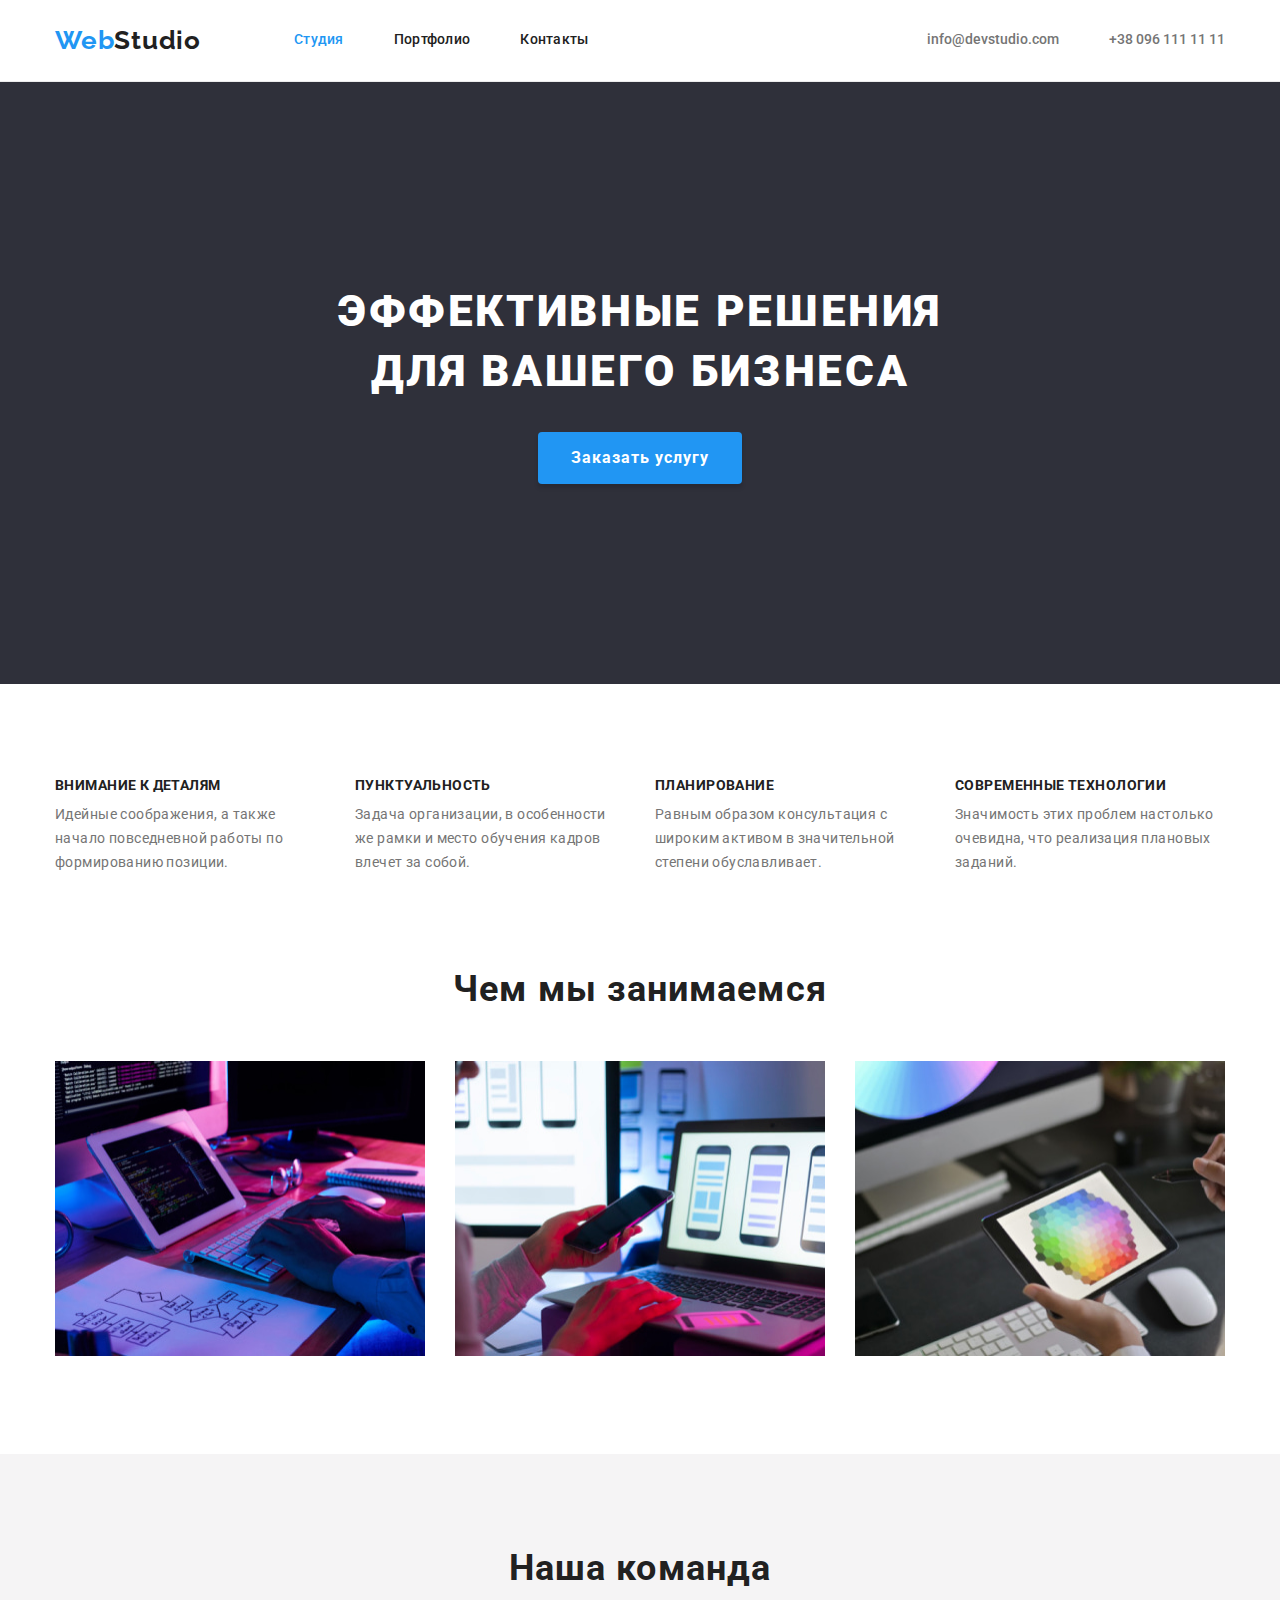
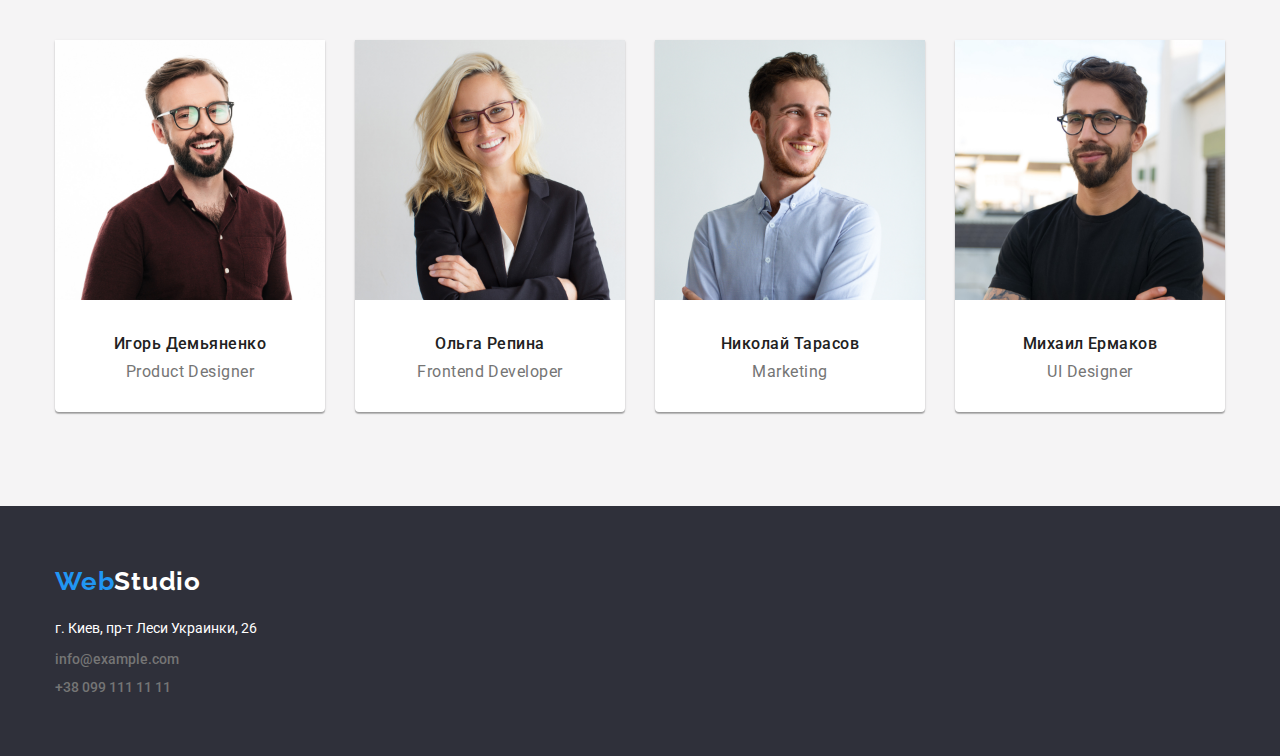
<file: index.html>
<!DOCTYPE html>
<html lang="ru">
  <head>
    <meta charset="UTF-8" />
    <meta http-equiv="X-UA-Compatible" content="IE=edge" />
    <meta name="viewport" content="width=device-width, initial-scale=1.0" />
    <title>goit-markup-hw-01</title>
    <!-- Основной шрифт -->
    <link rel="preconnect" href="https://fonts.googleapis.com" />
    <link rel="preconnect" href="https://fonts.gstatic.com" crossorigin />
    <link rel="preconnect" href="https://fonts.googleapis.com" />
    <link rel="preconnect" href="https://fonts.gstatic.com" crossorigin />
    <link
      href="https://fonts.googleapis.com/css2?family=Montserrat:wght@400;700&family=Raleway:wght@700&family=Roboto:wght@400;500;700;900&display=swap"
      rel="stylesheet"
    />

    <!-- нормализация стилей -->
    <link
      rel="stylesheet"
      href="https://cdn.jsdelivr.net/npm/modern-normalize@1.1.0/modern-normalize.min.css"
    />

    <!-- кастомные стили -->
    <link rel="stylesheet" href="./css/styles.css" />
  </head>

  <body>
    <header class="header">
      <div class="container flex-cotainer">
        <a class="header-logo" href="into@devstudio.com"
          >Web<span class="header-logo-studio">Studio</span></a
        >

        <!--Контакты-->
        <nav class="studio-nav">
          <ul class="studio-nav-list">
            <li class="studio-nav-list studio-link-flex">
              <a class="studio-link-acsent" href="#">Студия</a>
            </li>
            <li class="studio-nav-list-link studio-link-flex">
              <a class="studio-link" href="./portfolio.html">Портфолио</a>
            </li>
            <li class="studio-nav-list studio-link-flex">
              <a class="studio-link" href="#">Контакты</a>
            </li>
          </ul>
        </nav>
        <ul class="contacts-list">
          <li class="contacts-flex">
            <a
              class="contacts-Inside-list-link contacts-inside-list-link-akcent"
              href="info@devstudio.com"
              >info@devstudio.com</a
            >
          </li>
          <li class="contacts-flex">
            <a
              class="contacts-Inside-list-link contacts-inside-list-link-akcent"
              href="+380961111111"
              >+38 096 111 11 11</a
            >
          </li>
        </ul>
      </div>
    </header>
    <main>
      <!--Кнопка-->
      <section class="btn">
        <div class="container">
          <h1 class="btn-title">Эффективные решения для вашего бизнеса</h1>
          <button class="btn-button" type="button">Заказать услугу</button>
        </div>
      </section>
      <!--Особенности-->
      <section class="peculiarities">
        <div class="container">
          <h2 class="peculiarities-title" hidden>Наши особенности</h2>
          <ul class="peculiarities-list">
            <!-- Внимание к деталям -->
            <li class="peculiarities-list-p">
              <h3 class="peculiarities-title">Внимание к деталям</h3>
              <p class="peculiarities-text">
                Идейные соображения, а также начало повседневной работы по
                формированию позиции.
              </p>
            </li>

            <!-- Пунктуальность -->
            <li class="peculiarities-list-p">
              <h3 class="peculiarities-title">Пунктуальность</h3>
              <p class="peculiarities-text">
                Задача организации, в особенности же рамки и место обучения
                кадров влечет за собой.
              </p>
            </li>
            <!-- Планирование -->
            <li class="peculiarities-list-p">
              <h3 class="peculiarities-title">Планирование</h3>
              <p class="peculiarities-text">
                Равным образом консультация с широким активом в значительной
                степени обуславливает.
              </p>
            </li>
            <!-- Современные технологии -->
            <li class="peculiarities-list-p">
              <h3 class="peculiarities-title">Современные технологии</h3>
              <p class="peculiarities-text">
                Значимость этих проблем настолько очевидна, что реализация
                плановых заданий.
              </p>
            </li>
          </ul>
        </div>
      </section>
      <!--Чем занимаемся-->
      <section class="we-doing">
        <div class="container">
          <h2 class="we-doing-title">Чем мы занимаемся</h2>
          <ul class="we-doing-list">
            <li class="we-doing-list-img">
              <img
                src="images/what-are-we-doing/1-layout.jpg"
                alt="Нtml верстка"
                width="370"
                height="295"
              />
            </li>
            <li class="we-doing-list-img">
              <img
                src="images/what-are-we-doing/2-mobile-programs.jpg"
                alt="Разработка мобильных приложений"
                width="370"
                height="295"
              />
            </li>
            <li class="we-doing-list-img">
              <img
                src="images/what-are-we-doing/3-design.jpg"
                alt="Стилизацией сайта"
                width="370"
                height="295"
              />
            </li>
          </ul>
        </div>
      </section>
      <!--Наша команда-->
      <section class="team">
        <div class="container">
          <h2 class="team-title">Наша команда</h2>
          <ul class="team-list">
            <li class="team-flex">
              <!-- 1 Игорь Демьяненко -->
              <img
                class="team-list-img"
                src="images/photo/photo-Igor-Demyanenko.jpg"
                alt="Фотография Игорь Демьяненко"
                width="270"
                height="260"
              />
              <div class="team-name-flex">
                <h3 class="team-title-name">Игорь Демьяненко</h3>
                <p class="team-list-text" lang="en">Product Designer</p>
              </div>
            </li>
            <li class="team-flex">
              <!-- 2 Ольга Репина -->
              <img
                class="team-list-img"
                src="images/photo/photo-Olga-Repina.jpg"
                alt="Фотография Ольга Репина"
                width="270"
                height="260"
              />
              <div class="team-name-flex">
                <h3 class="team-title-name">Ольга Репина</h3>
                <p class="team-list-text" lang="en">Frontend Developer</p>
              </div>
            </li>

            <li class="team-flex">
              <!-- 3 Николай Тарасов -->
              <img
                class="team-list-img"
                src="images/photo/photo-Nikolai-Tarasov.jpg"
                alt="Фотография Николай Тарасов"
                width="270"
                height="260"
              />
              <div class="team-name-flex">
                <h3 class="team-title-name">Николай Тарасов</h3>
                <p class="team-list-text" lang="en">Marketing</p>
              </div>
            </li>

            <li class="team-flex">
              <!-- 4 Михаил Ермаков -->
              <img
                class="team-list-img"
                src="images/photo/photo-Mikhail-Ermakov.jpg"
                alt="Фотография Михаил Ермаков"
                width="270"
                height="260"
              />
              <div class="team-name-flex">
                <h3 class="team-title-name">Михаил Ермаков</h3>
                <p class="team-list-text" lang="en">UI Designer</p>
              </div>
            </li>
          </ul>
        </div>
      </section>
    </main>
    <footer class="footer">
      <div class="container">
        <a class="footer-logo" href="into@devstudio.com"
          >Web<span class="logo-studio">Studio</span></a
        >
        <address>
          <ul class="footer-adress-list">
            <li class="adress contacts-link-flex">
              <a
                class="footer-adress-inside-list-adress"
                href="https://goo.gl/maps/iEhdDFeTUS5MadxEA"
                target="_blank"
                rel="noreferrer noopener"
                >г. Киев, пр-т Леси Украинки, 26</a
              >
            </li>
            <li class="contacts-link-flex">
              <a
                class="contacts-Inside-list-link contacts-Inside-list-link-rgb"
                href="info@example.com"
                >info@example.com</a
              >
            </li>
            <li class="contacts-link-flex">
              <a
                class="contacts-Inside-list-link contacts-Inside-list-link-rgb"
                href="+380991111111"
                >+38 099 111 11 11</a
              >
            </li>
          </ul>
        </address>
      </div>
    </footer>
  </body>
</html>
</file>
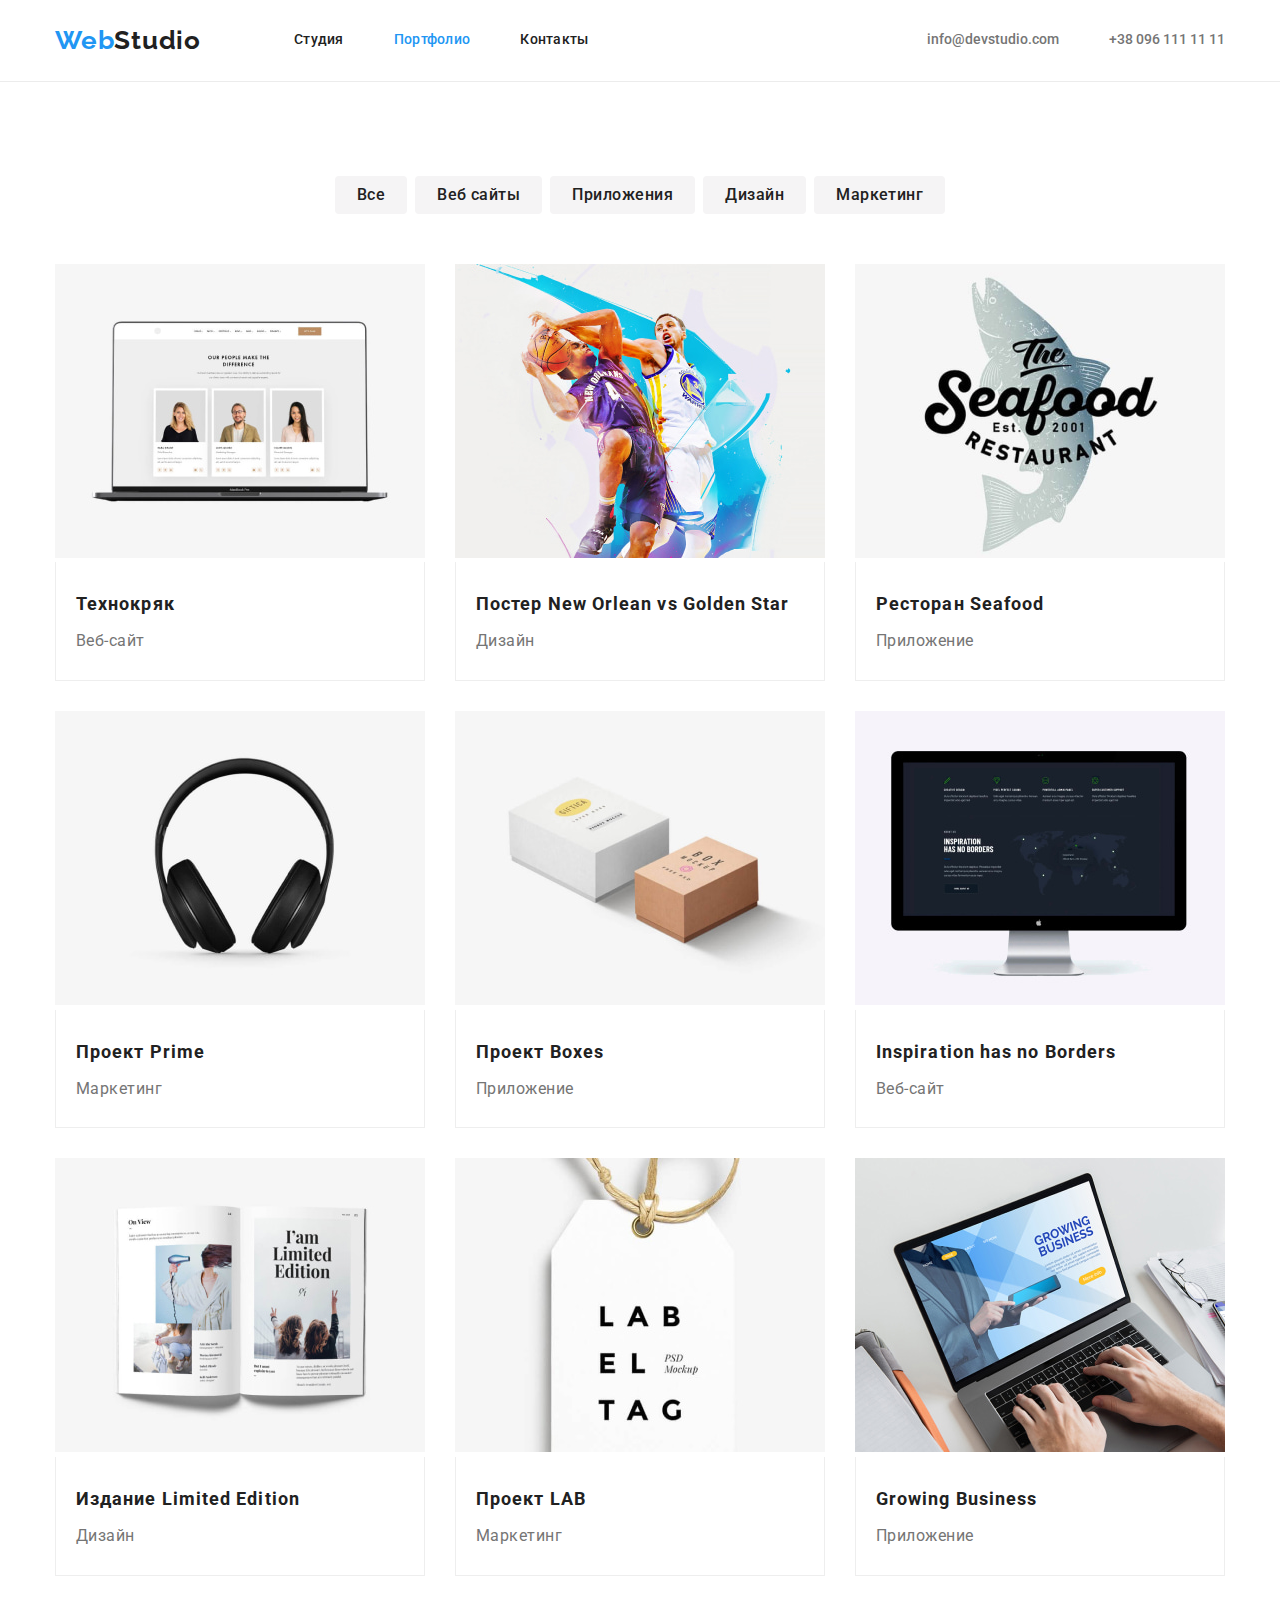
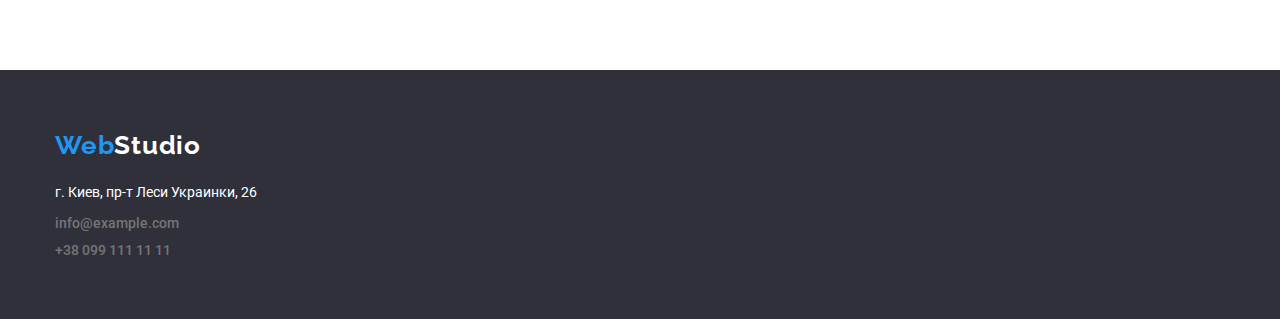
<file: portfolio.html>
<!DOCTYPE html>
<html lang="ru">
  <head>
    <meta charset="UTF-8" />
    <meta http-equiv="X-UA-Compatible" content="IE=edge" />
    <meta name="viewport" content="width=device-width, initial-scale=1.0" />
    <title>Портфолио</title>
    <!-- Основной шрифт -->
    <link rel="preconnect" href="https://fonts.googleapis.com" />
    <link rel="preconnect" href="https://fonts.gstatic.com" crossorigin />
    <link rel="preconnect" href="https://fonts.googleapis.com" />
    <link rel="preconnect" href="https://fonts.gstatic.com" crossorigin />
    <link
      href="https://fonts.googleapis.com/css2?family=Montserrat:wght@400;700&family=Raleway:wght@700&family=Roboto:wght@400;500;700;900&display=swap"
      rel="stylesheet"
    />

    <!-- нормализация стилей -->
    <link
      rel="stylesheet"
      href="https://cdn.jsdelivr.net/npm/modern-normalize@1.1.0/modern-normalize.min.css"
    />

    <!-- кастомные стили -->
    <link rel="stylesheet" href="./css/styles.css" />
  </head>
  <body>
    <header class="header">
      <div class="container flex-cotainer">
        <a class="header-logo" href="into@devstudio.com"
          >Web<span class="header-logo-studio">Studio</span></a
        >

        <!--Контакты-->
        <nav class="studio-nav">
          <ul class="studio-nav-list">
            <li class="studio-nav-list studio-link-flex">
              <a class="studio-link" href="./index.html">Студия</a>
            </li>
            <li class="studio-nav-list-link studio-link-flex">
              <a class="studio-link-acsent" href="./portfolio.html"
                >Портфолио</a
              >
            </li>
            <li class="studio-nav-list studio-link-flex">
              <a class="studio-link" href="#">Контакты</a>
            </li>
          </ul>
        </nav>
        <ul class="contacts-list">
          <li class="contacts-flex">
            <a
              class="contacts-Inside-list-link contacts-inside-list-link-akcent"
              href="info@devstudio.com"
              >info@devstudio.com</a
            >
          </li>
          <li class="contacts-flex">
            <a
              class="contacts-Inside-list-link contacts-inside-list-link-akcent"
              href="+380961111111"
              >+38 096 111 11 11</a
            >
          </li>
        </ul>
      </div>
    </header>
    <main>
      <!-- кнопка текст -->
      <section class="portfolio">
        <h1 hidden>Кнопки</h1>
        <div class="container">
          <ul class="btn-text-list">
            <li class="btn-text-list-flex">
              <button class="btn-text-Inside-list" type="button">Все</button>
            </li>
            <li class="btn-text-list-flex">
              <button class="btn-text-Inside-list" type="button">
                Веб сайты
              </button>
            </li>
            <li class="btn-text-list-flex">
              <button class="btn-text-Inside-list" type="button">
                Приложения
              </button>
            </li>
            <li class="btn-text-list-flex">
              <button class="btn-text-Inside-list" type="button">Дизайн</button>
            </li>
            <li class="btn-text-list-flex">
              <button class="btn-text-Inside-list" type="button">
                Маркетинг
              </button>
            </li>
          </ul>

          <!-- Портфолио -->

          <ul class="portfolio-list">
            <li class="team-list-list">
              <img
                class="portfolio-img"
                src="./images/portfolio/photo.jpg"
                alt="Фото сотрудников"
                width="370"
                height="294"
              />
              <div class="portfolio-text-title">
                <h2 class="portfolio-title">Технокряк</h2>
                <p class="portfolio-text">Веб-сайт</p>
              </div>
            </li>
            <li class="team-list-list">
              <img
                class="portfolio-img"
                src="./images/portfolio/basketball.jpg"
                alt="Баскетбол"
                width="370"
                height="294"
              />
              <div class="portfolio-text-title">
                <h2 class="portfolio-title">
                  Постер New Orlean vs Golden Star
                </h2>
                <p class="portfolio-text">Дизайн</p>
              </div>
            </li>
            <li class="team-list-list">
              <img
                class="portfolio-img"
                src="./images/portfolio/seafood.jpg"
                alt="Логотип"
                width="370"
                height="294"
              />
              <div class="portfolio-text-title">
                <h2 class="portfolio-title">Ресторан Seafood</h2>
                <p class="portfolio-text">Приложение</p>
              </div>
            </li>
            <li class="team-list-list">
              <img
                class="portfolio-img"
                src="./images/portfolio/headphones.jpg"
                alt="Наушники"
                width="370"
                height="294"
              />
              <div class="portfolio-text-title">
                <h2 class="portfolio-title">Проект Prime</h2>
                <p class="portfolio-text">Маркетинг</p>
              </div>
            </li>
            <li class="team-list-list">
              <img
                class="portfolio-img"
                src="./images/portfolio/box.jpg"
                alt="Посылки"
                width="370"
                height="294"
              />
              <div class="portfolio-text-title">
                <h2 class="portfolio-title">Проект Boxes</h2>
                <p class="portfolio-text">Приложение</p>
              </div>
            </li>
            <li class="team-list-list">
              <img
                class="portfolio-img"
                src="./images/portfolio/pk.jpg"
                alt="Монитор"
                width="370"
                height="294"
              />
              <div class="portfolio-text-title">
                <h2 class="portfolio-title">Inspiration has no Borders</h2>
                <p class="portfolio-text">Веб-сайт</p>
              </div>
            </li>
            <li class="team-list-list">
              <img
                class="portfolio-img"
                src="./images/portfolio/magazine.jpg"
                alt="Журнал"
                width="370"
                height="294"
              />
              <div class="portfolio-text-title">
                <h2 class="portfolio-title">Издание Limited Edition</h2>
                <p class="portfolio-text">Дизайн</p>
              </div>
            </li>
            <li class="team-list-list">
              <img
                class="portfolio-img"
                src="./images/portfolio/labeltag.jpg"
                alt="Бирка"
                width="370"
                height="294"
              />
              <div class="portfolio-text-title">
                <h2 class="portfolio-title">Проект LAB</h2>
                <p class="portfolio-text">Маркетинг</p>
              </div>
            </li>
            <li class="team-list-list">
              <img
                class="portfolio-img"
                src="./images/portfolio/notebook.jpg"
                alt="Ноутбук"
                width="370"
                height="294"
              />
              <div class="portfolio-text-title">
                <h2 class="portfolio-title">Growing Business</h2>
                <p class="portfolio-text">Приложение</p>
              </div>
            </li>
          </ul>
        </div>
      </section>
    </main>
    <footer class="footer">
      <div class="container">
        <a class="footer-logo" href="into@devstudio.com"
          >Web<span class="logo-studio">Studio</span></a
        >
        <address>
          <ul class="footer-adress-list">
            <li class="adress contacts-link-flex">
              <a
                class="footer-adress-inside-list-adress"
                href="https://goo.gl/maps/iEhdDFeTUS5MadxEA"
                target="_blank"
                rel="noreferrer noopener"
                >г. Киев, пр-т Леси Украинки, 26</a
              >
            </li>
            <li class="contacts-link-flex">
              <a
                class="contacts-Inside-list-link contacts-Inside-list-link-rgb"
                href="info@example.com"
                >info@example.com</a
              >
            </li>
            <li class="contacts-link-flex">
              <a
                class="contacts-Inside-list-link contacts-Inside-list-link-rgb"
                href="+380991111111"
                >+38 099 111 11 11</a
              >
            </li>
          </ul>
        </address>
      </div>
    </footer>
  </body>
</html>
</file>
<file: css/styles.css>
:root {
  /* основные шрифты */
  --main-font: "Roboto", sans-serif;
  --secondary-font: "Raleway", sans-serif;
  /* темная тема*/
  --acondary-dark-bg: #2f303a;

  /* темная тема текст*/
  --primary-dark-txt: #ffffff;

  /* светлая тема*/
  --acondary-ilght-bg: #e5e5e5;
  --acondary-ilght-grey-bg: #f5f4fa;

  /* светлая тема текст */
  --primary-light-txt: #212121;
  --primary-light-grey-txt: #757575;
  --primary-light-background: #f5f4f5;
  --primary-light-botton-txt: #ffffff;
  --primari-light-border: #eeeeee;

  /* яркий акцент*/
  --accent-txt-cl: #2196f3;
}

a {
  text-decoration: none;
  font-style: normal;
}

ul {
  list-style: none;
  margin: 0;
  padding: 0;
}

.list {
  padding-left: 0;
  margin-top: 0;
  margin-bottom: 0;
}
/* body */

h1,
h2,
h3,
h4,
p {
  margin-top: 0;
  margin-bottom: 0;
}

h1:last-child,
h2:last-child,
h3:last-child,
h4:last-child,
p:last-child {
  margin-bottom: 0;
}

.container {
  width: 1200px;
  padding-left: 15px;
  padding-right: 15px;
  margin-left: auto;
  margin-right: auto;
}

.flex-cotainer {
  display: flex;
  align-items: center;
}

body {
  font-family: var(--main-font);
}

.body {
  font-size: 14px;
  line-height: 1.7;
  letter-spacing: 0.02em;

  color: var(--primary-light-txt);
}

/* header */

.header {
  border-bottom: 1px solid #ececec;
  padding-top: 25px;
  padding-bottom: 25px;
}

.header-logo {
  font-family: "Raleway";
  font-weight: 700;
  font-size: 26px;
  line-height: 1.19;
  letter-spacing: 0.03em;
  text-decoration: none;
  margin-right: 93px;

  color: var(--accent-txt-cl);
}

.header-logo-studio {
  font-family: "Raleway";
  font-weight: 700;
  font-size: 26px;
  line-height: 1.19;
  letter-spacing: 0.03em;
  text-decoration: none;

  color: var(--primary-light-txt);
}

/* контакты */
.contacts-list {
  font-weight: 500;
  font-size: 14px;
  line-height: 1.14em;

  display: flex;
  margin-left: auto;
}

.contacts-list:last-child {
  margin-right: 0;
}

.contacts-flex:not(:last-child) {
  margin-right: 50px;
}

.contacts-list:last-child {
  margin-right: 0%;
}

.contacts-inside-list-link-akcent:hover {
  color: var(--accent-txt-cl);
}

.contacts-inside-list-link-akcent:focus {
  color: var(--accent-txt-cl);
}

.contacts-Inside-list-link {
  font-weight: 500;
  font-size: 14px;
  line-height: 1.14;
  letter-spacing: 0em;
  text-decoration: none;

  color: var(--primary-light-grey-txt);
}

.ccontacts-Inside-list-link-rgb:hover {
  color: rgba (255, 255, 255, 0.6);
}

.contacts-link-flex:not(:last-child) {
  margin-bottom: 9px;
}

/* nav */

.studio-nav-list {
  font-weight: 500;
  font-size: 14px;
  line-height: 1.14;
  letter-spacing: 0.02em;

  font-family: inherit;
  display: flex;

  color: var(--primary-light-txt);
}

.studio-link-flex {
  margin-right: 50px;
  color: var(--primary-light-txt);
}

.studio-link-flex:last-child {
  margin-right: 0%;
}

.studio-nav-list-link {
  font-weight: 500;
  font-size: 14px;
  line-height: 1.14;
  letter-spacing: 0.02em;

  color: var(--primary-light-txt);
}

.studio-link-acsent {
  color: var(--accent-txt-cl);
}

.studio-link {
  color: var(--primary-light-txt);
}

.studio-link:hover {
  color: var(--accent-txt-cl);
}

.studio-link:focus {
  color: var(--accent-txt-cl);
}
/* hero */
button {
  color: inherit;
  box-sizing: border-box;
}
.btn {
  background-color: var(--acondary-dark-bg);
  text-align: center;
  padding-top: 200px;
  padding-bottom: 200px;
}

.no-padding {
  padding-top: 200px;
  padding-bottom: 200px;
}

.btn-title {
  font-weight: 900;
  font-size: 44px;
  line-height: 1.36;
  letter-spacing: 0.06em;
  text-transform: uppercase;
  width: 696px;

  margin: 0 auto;
  margin-bottom: 30px;

  color: var(--primary-dark-txt);
}

.btn-button {
  font-weight: 700;
  font-size: 16px;
  line-height: 1.87;
  font-family: inherit;
  letter-spacing: 0.06em;
  border: 0;
  box-shadow: 0px 4px 4px rgba(0, 0, 0, 0.15);
  border-radius: 4px;

  padding: 10px 32px;
  display: inline-block;
  min-width: 200px;
  text-align: center;
  border: 1px solid transparent;

  color: var(--primary-dark-txt);
  background-color: var(--accent-txt-cl);
}

/* особенности */
.peculiarities {
  padding-top: 94px;
}

.peculiarities-list {
  display: flex;
}

.peculiarities-list-p {
  margin-right: 30px;
  width: 270px;
}

.peculiarities-list-p:last-child {
  margin-right: 0px;
}
.peculiarities-title {
  font-weight: 700;
  font-size: 14px;
  line-height: 1.14;
  letter-spacing: 0.03em;
  text-transform: uppercase;

  margin-bottom: 10px;

  color: var(--primary-light-txt);
}

.peculiarities-text {
  font-size: 14px;
  line-height: 1.71;
  letter-spacing: 0.03em;

  color: var(--primary-light-grey-txt);
}

/* чем занимаемся */

.we-doing {
  padding-top: 94px;
  padding-bottom: 94px;
}

.we-doing-title {
  font-weight: 700;
  font-size: 36px;
  line-height: 1.16;
  letter-spacing: 0.03em;

  text-align: center;
  margin-bottom: 50px;
  color: var(--primary-light-txt);
}

.we-doing-list {
  display: flex;
  align-items: center;
}

.we-doing-list-img {
  margin-right: 30px;
}

.we-doing-list-img:last-child {
  margin-right: 0px;
}
/* Наша команда */
.team {
  background-color: var(--primary-light-background);
  padding-top: 94px;
  padding-bottom: 94px;
}
.team-title {
  font-weight: 700;
  font-size: 36px;
  line-height: 1.16;
  letter-spacing: 0.03em;

  text-align: center;
  margin-bottom: 50px;

  color: var(--primary-light-txt);
}

.team-title-name {
  font-weight: 500;
  font-size: 16px;
  line-height: 1.18;
  letter-spacing: 0.03em;

  margin-bottom: 10px;

  color: var(--primary-light-txt);
}

.team-list {
  display: flex;
}

.team-flex {
  text-align: center;
  margin-right: 30px;
  box-shadow: 0px 1px 3px rgba(0, 0, 0, 0.12), 0px 1px 1px rgba(0, 0, 0, 0.14),
    0px 2px 1px rgba(0, 0, 0, 0.2);
  border-radius: 0px 0px 4px 4px;
  background-color: var(--primary-dark-txt);
}

.team-name-flex {
  padding-top: 30px;
  padding-bottom: 30px;
}

.team-flex:last-child {
  margin-right: 0;
}

.team-list-text {
  font-size: 16px;
  line-height: 1.18;
  letter-spacing: 0.03em;

  color: var(--primary-light-grey-txt);
}

/* footer */
.footer {
  background-color: var(--acondary-dark-bg);
  padding: 60px 0;
}

.footer-adress-inside-list-adress {
  font-size: 14px;
  line-height: 1.71;
  color: var(--primary-dark-txt);
}

.footer-adress-inside-list-adress:hover {
  color: var(--accent-txt-cl);
}

.footer-logo {
  font-family: "Raleway";
  font-weight: 700;
  font-size: 26px;
  line-height: 1.19;
  letter-spacing: 0.03em;
  text-decoration: none;

  display: block;
  margin-bottom: 20px;

  color: var(--accent-txt-cl);
}

.logo-studio {
  font-family: "Raleway";
  font-weight: 700;
  font-size: 26px;
  line-height: 1.19;
  letter-spacing: 0.03em;
  text-decoration: none;
  margin-bottom: 30px;

  color: var(--primary-dark-txt);
}

/* второй лист */

/* кнопки */
.btn-text-Inside-list:not(last child) {
  font-weight: 500;
  font-size: 16px;
  line-height: 1.62;
  letter-spacing: 0.03em;

  color: var(--primary-light-txt);
  background-color: var(--primary-light-background);
  border: none;
  border-radius: 4px;

  padding: 6px 22px;
}

.btn-text-list {
  display: flex;
  justify-content: center;
  margin-bottom: 50px;
}

.btn-text-list-flex:not(:last-child) {
  text-align: center;
  margin-right: 8px;
}

.btn-text-Inside-list:hover {
  color: var(--primary-light-botton-txt);
  background-color: var(--accent-txt-cl);
  border: 0;
}

.btn-text-Inside-list:focus {
  color: var(--primary-light-botton-txt);
  background-color: var(--accent-txt-cl);
  border: 0;
}

/* заголовки */
.portfolio-list {
  display: flex;
  flex-wrap: wrap;
}

.team-list-list {
  margin-right: 30px;
  margin-bottom: 30px;
}

.team-list-list:nth-child(3n + 3) {
  margin-right: 0;
}

.team-list-list:nth-last-child(-n + 3) {
  margin-bottom: 0px;
}

.portfolio {
  padding-top: 94px;
  padding-bottom: 94px;
}

.portfolio-title {
  font-weight: 700;
  font-size: 18px;
  line-height: 2;
  letter-spacing: 0.06em;

  margin-bottom: 4px;

  color: var(--primary-light-txt);
}

.portfolio-text {
  font-size: 16px;
  line-height: 1.87;
  letter-spacing: 0.03em;

  color: var(--primary-light-grey-txt);
}

.portfolio-text-title {
  padding: 24px 20px;
  border-right: 1px solid var(--primari-light-border);
  border-bottom: 1px solid var(--primari-light-border);
  border-left: 1px solid var(--primari-light-border);
}
</file>
